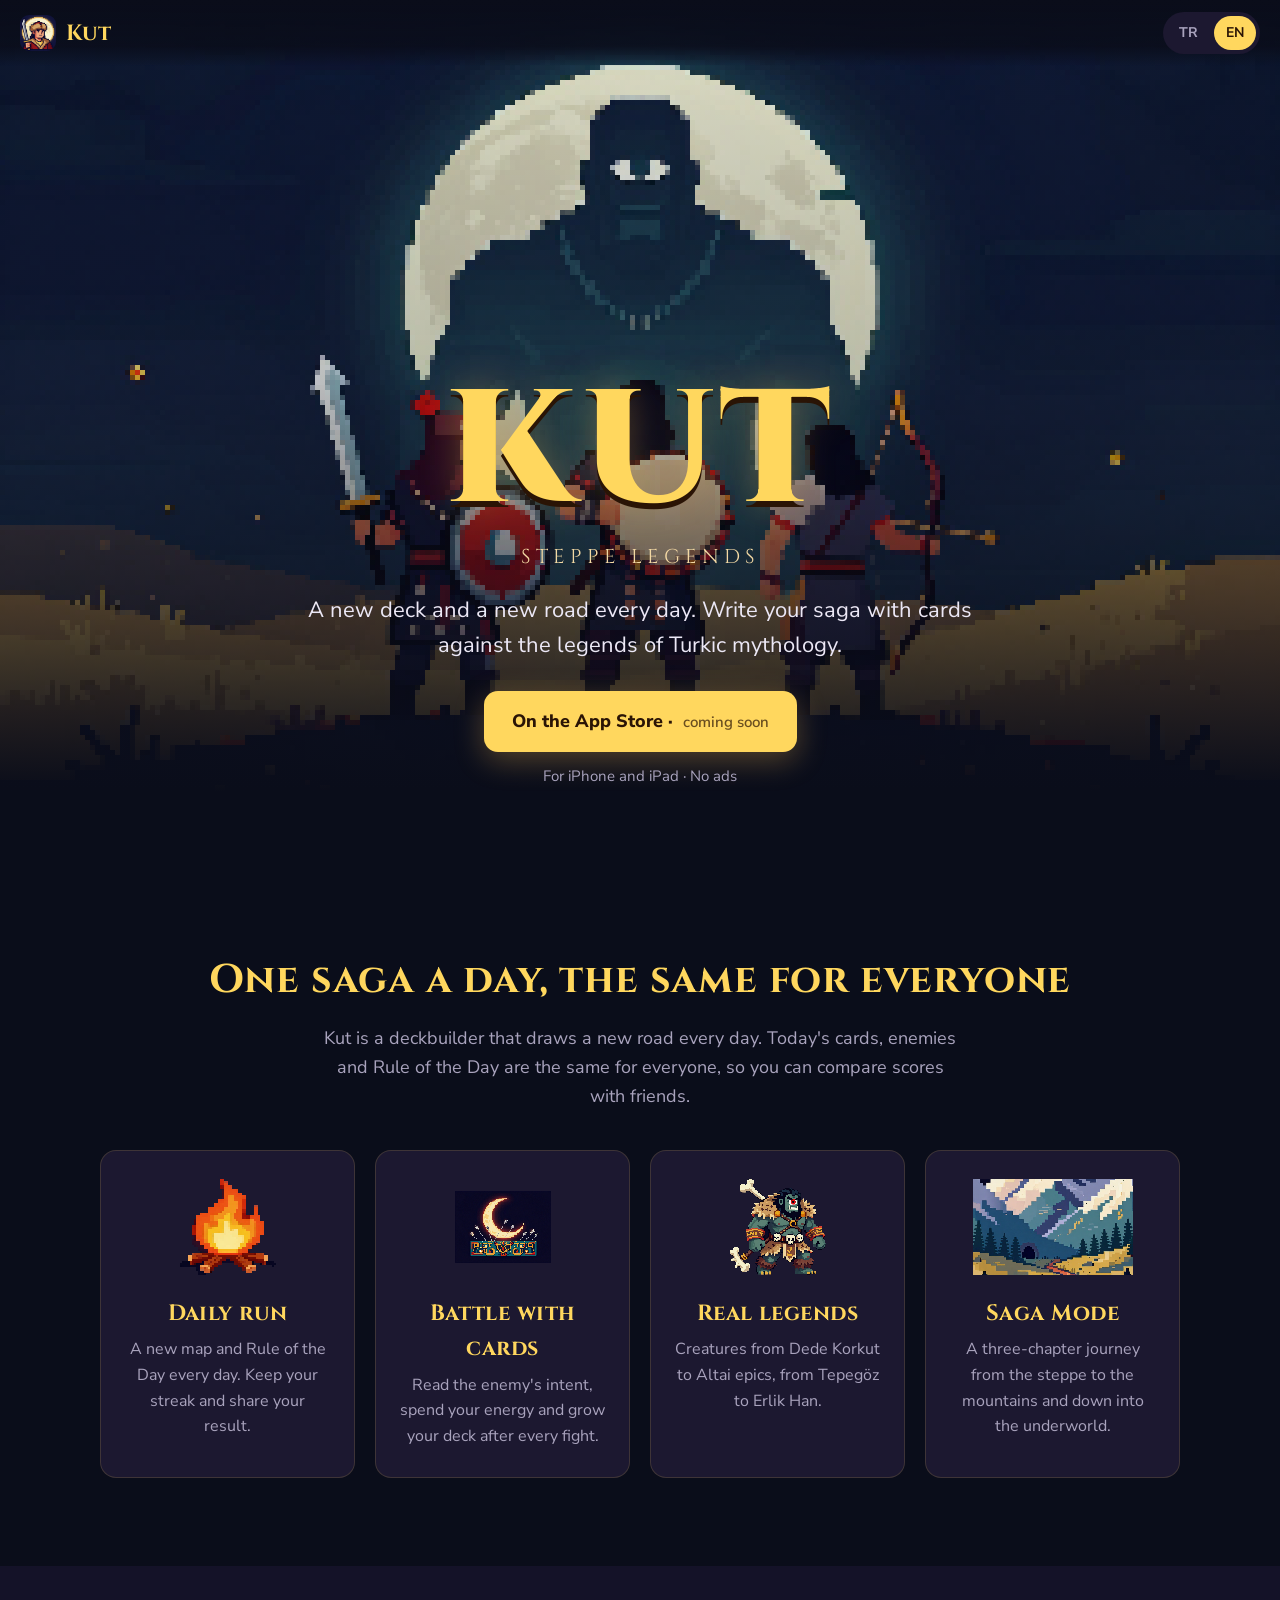
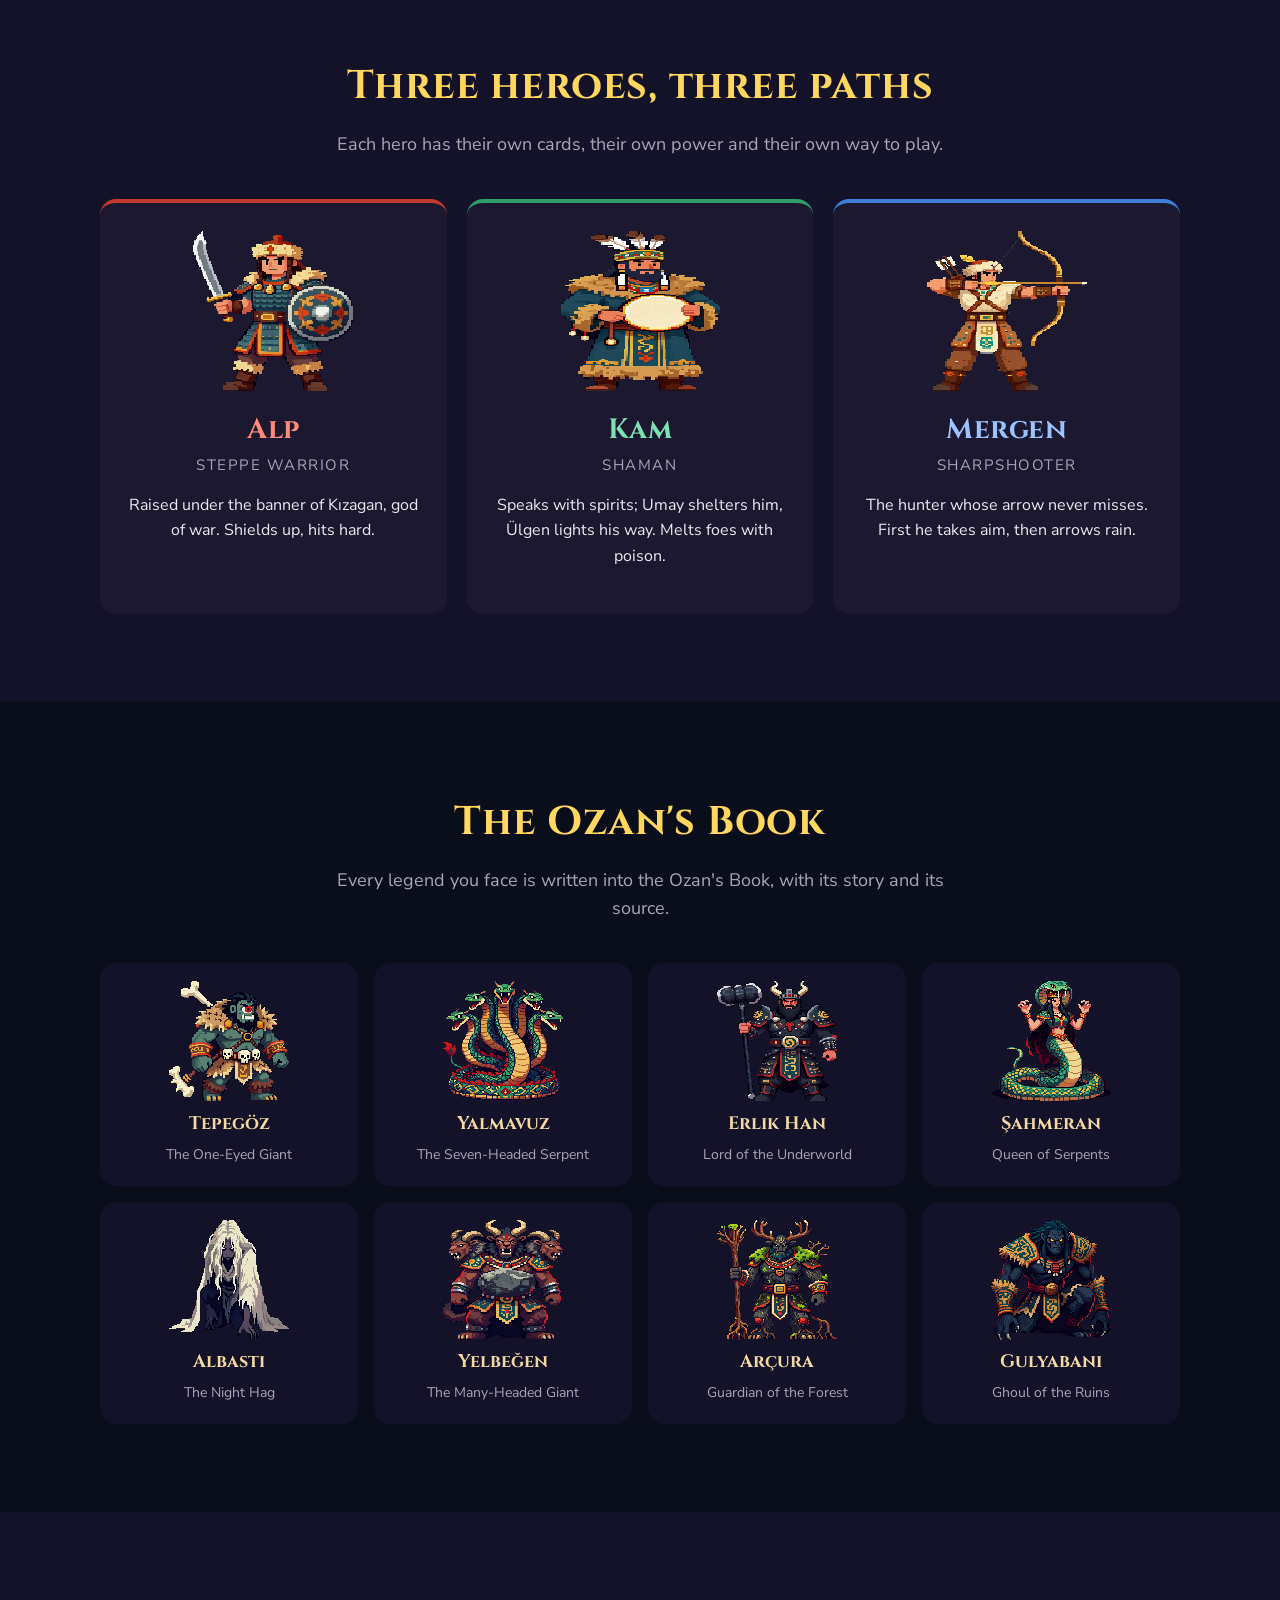
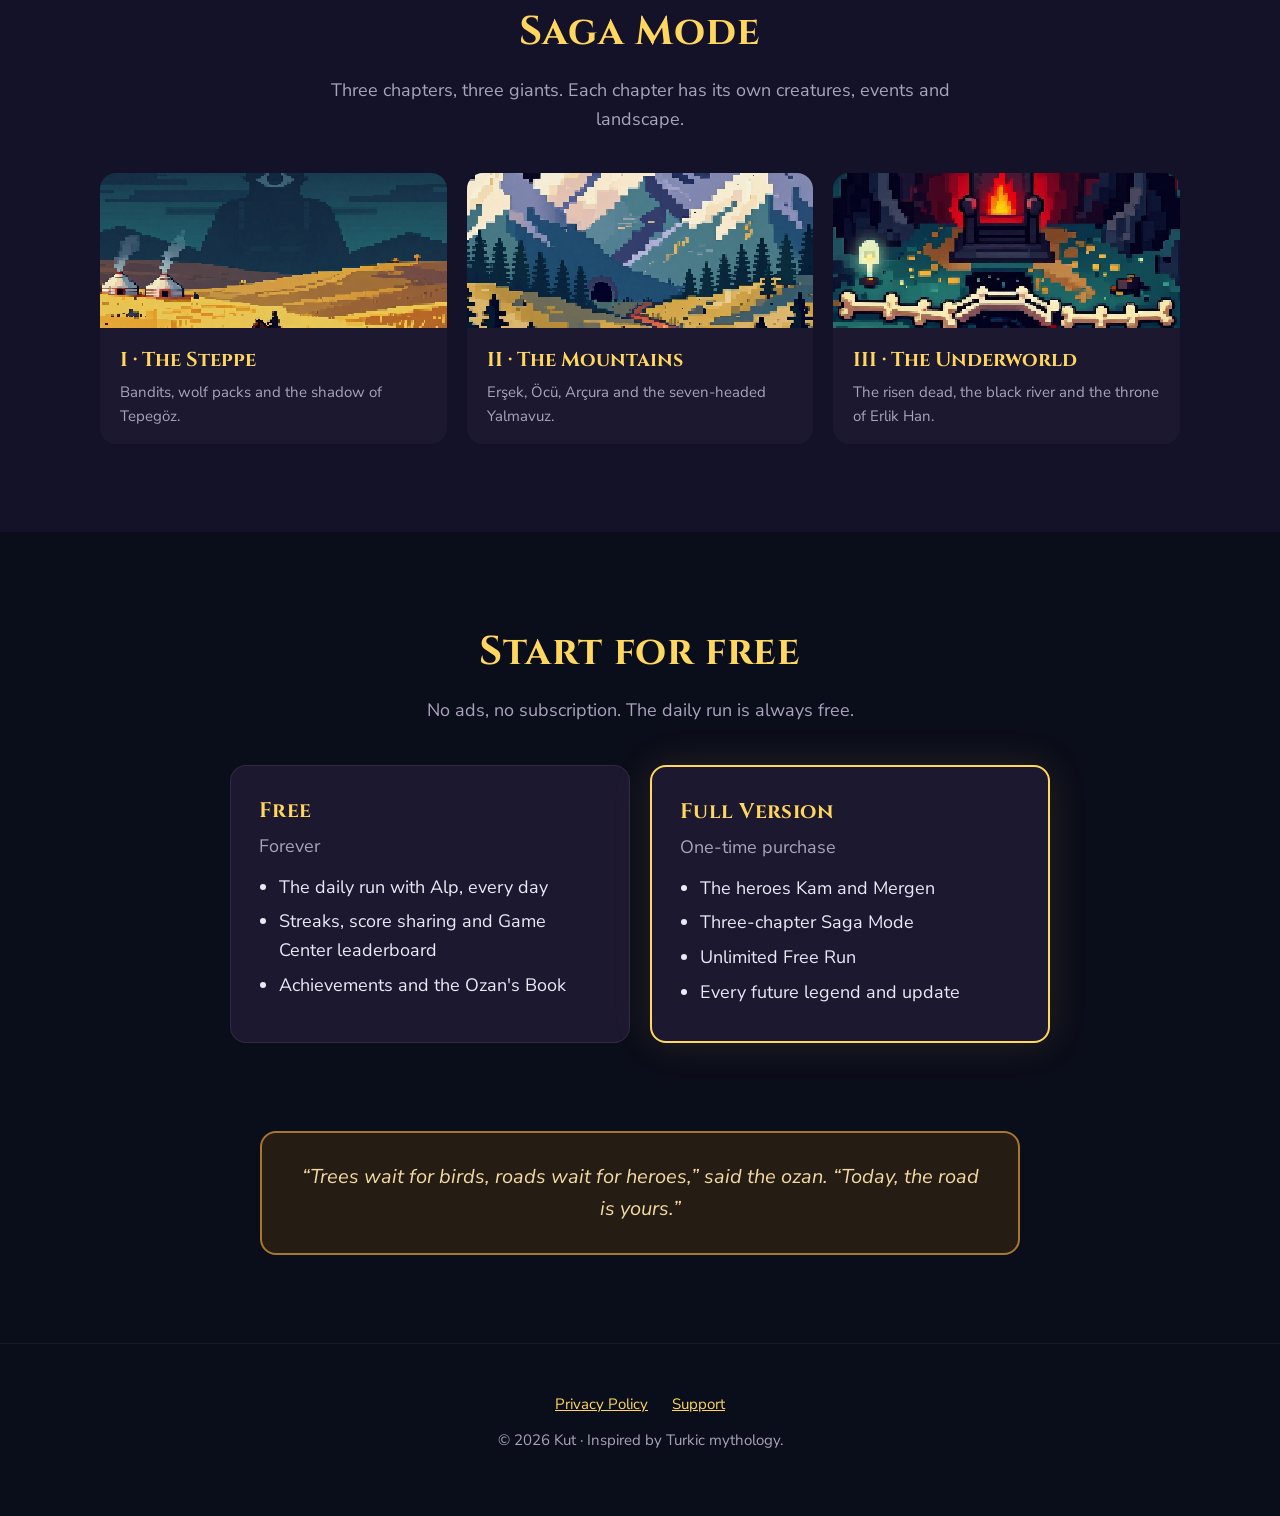
<file: index.html>
<!doctype html>
<html lang="tr">
<head>
  <meta charset="utf-8">
  <meta name="viewport" content="width=device-width, initial-scale=1">
  <title data-tr="Kut: Bozkır Efsaneleri · Günlük deste kurma oyunu" data-en="Kut: Steppe Legends · Daily roguelike deckbuilder">Kut: Bozkır Efsaneleri</title>
  <meta name="description" content="Türk mitolojisinden efsanelere karşı her gün yeni bir deste. Kut: Steppe Legends is a daily roguelike deckbuilder inspired by Turkic mythology.">
  <meta property="og:title" content="Kut: Bozkır Efsaneleri / Steppe Legends">
  <meta property="og:description" content="Her gün yeni bir deste, yeni bir yol. A new deck and a new road every day.">
  <meta property="og:image" content="assets/key_art.png">
  <meta name="theme-color" content="#0a0d1a">
  <link rel="icon" href="assets/favicon.png">
  <link rel="apple-touch-icon" href="assets/icon_256.png">
  <link rel="preconnect" href="https://fonts.googleapis.com">
  <link rel="preconnect" href="https://fonts.gstatic.com" crossorigin>
  <link href="https://fonts.googleapis.com/css2?family=Cinzel:wght@700;900&family=Nunito+Sans:wght@400;600;800&display=swap" rel="stylesheet">
  <link rel="stylesheet" href="style.css">
</head>
<body>

<header class="nav">
  <a class="brand" href="#"><img src="assets/icon_256.png" alt=""> Kut</a>
  <div class="lang" role="group" aria-label="Dil / Language">
    <button data-set="tr" aria-pressed="true">TR</button>
    <button data-set="en" aria-pressed="false">EN</button>
  </div>
</header>

<section class="hero">
  <img class="art px" src="assets/key_art.png" alt="">
  <div class="embers"></div>
  <div class="content">
    <h1 class="logo">KUT</h1>
    <div class="tagline" data-tr="BOZKIR EFSANELERİ" data-en="STEPPE LEGENDS">BOZKIR EFSANELERİ</div>
    <p class="sub" data-tr="Her gün yeni bir deste, yeni bir yol. Türk mitolojisinin efsanelerine karşı kartlarınla destanını yaz."
       data-en="A new deck and a new road every day. Write your saga with cards against the legends of Turkic mythology.">
      Her gün yeni bir deste, yeni bir yol.</p>
    <a class="cta" href="#plans" data-tr="App Store'da · <small>yakında</small>" data-en="On the App Store · <small>coming soon</small>">App Store'da · <small>yakında</small></a>
    <div class="note" data-tr="iPhone ve iPad için · Reklamsız" data-en="For iPhone and iPad · No ads">iPhone ve iPad için · Reklamsız</div>
  </div>
</section>

<section>
  <div class="wrap">
    <h2 data-tr="Her gün, herkes için aynı destan" data-en="One saga a day, the same for everyone">Her gün, herkes için aynı destan</h2>
    <p class="lead" data-tr="Kut, her gün yeni bir yol çizen bir deste kurma oyunu. Bugünün kartları, düşmanları ve Günün Kuralı herkes için aynı; skorunu arkadaşlarınla karşılaştır."
       data-en="Kut is a deckbuilder that draws a new road every day. Today's cards, enemies and Rule of the Day are the same for everyone, so you can compare scores with friends.">
      Kut, her gün yeni bir yol çizen bir deste kurma oyunu.</p>
    <div class="features">
      <div class="card"><img class="px" src="assets/flame.png" alt="">
        <h3 data-tr="Günlük koşu" data-en="Daily run">Günlük koşu</h3>
        <p data-tr="Her gün yeni bir harita ve Günün Kuralı. Serini koru, sonucunu paylaş." data-en="A new map and Rule of the Day every day. Keep your streak and share your result.">Her gün yeni bir harita.</p></div>
      <div class="card"><img class="px" src="assets/card_mergen_ay_oku.png" alt="">
        <h3 data-tr="Kartlarla savaş" data-en="Battle with cards">Kartlarla savaş</h3>
        <p data-tr="Düşmanın niyetini oku, enerjini harca, desteni her savaştan sonra güçlendir." data-en="Read the enemy's intent, spend your energy and grow your deck after every fight.">Düşmanın niyetini oku.</p></div>
      <div class="card"><img class="px" src="assets/enemy_tepegoz.png" alt="">
        <h3 data-tr="Gerçek efsaneler" data-en="Real legends">Gerçek efsaneler</h3>
        <p data-tr="Tepegöz'den Erlik Han'a, Dede Korkut'tan Altay destanlarına uzanan yaratıklar." data-en="Creatures from Dede Korkut to Altai epics, from Tepegöz to Erlik Han.">Tepegöz'den Erlik Han'a.</p></div>
      <div class="card"><img class="px" src="assets/act_1.png" alt="" style="width:160px;object-fit:cover">
        <h3 data-tr="Destan Modu" data-en="Saga Mode">Destan Modu</h3>
        <p data-tr="Bozkırdan dağlara, oradan yeraltına uzanan üç bölümlük uzun yolculuk." data-en="A three-chapter journey from the steppe to the mountains and down into the underworld.">Üç bölümlük yolculuk.</p></div>
    </div>
  </div>
</section>

<section style="background: var(--bg2)">
  <div class="wrap">
    <h2 data-tr="Üç kahraman, üç yol" data-en="Three heroes, three paths">Üç kahraman, üç yol</h2>
    <p class="lead" data-tr="Her kahramanın kendi kartları, kendi gücü ve kendi oyun tarzı var." data-en="Each hero has their own cards, their own power and their own way to play.">Her kahramanın kendi kartları var.</p>
    <div class="heroes">
      <div class="hero-card" style="--c:#c0392b;--c-light:#ff8a7a">
        <img class="px" src="assets/hero_alp.png" alt="Alp">
        <h3>Alp</h3><div class="role" data-tr="Bozkır yiğidi" data-en="Steppe warrior">Bozkır yiğidi</div>
        <p data-tr="Savaş tanrısı Kızagan'ın sancağı altında yetişti. Kalkanla korunur, ağır vurur." data-en="Raised under the banner of Kızagan, god of war. Shields up, hits hard.">Kalkanla korunur, ağır vurur.</p></div>
      <div class="hero-card" style="--c:#2e9e6b;--c-light:#7fe0b2">
        <img class="px" src="assets/hero_kam.png" alt="Kam">
        <h3>Kam</h3><div class="role" data-tr="Şaman" data-en="Shaman">Şaman</div>
        <p data-tr="Ruhlarla konuşur; Umay onu korur, Ülgen yolunu aydınlatır. Düşmanı zehirle eritir." data-en="Speaks with spirits; Umay shelters him, Ülgen lights his way. Melts foes with poison.">Düşmanı zehirle eritir.</p></div>
      <div class="hero-card" style="--c:#3d7fd9;--c-light:#9cc2ff">
        <img class="px" src="assets/hero_mergen.png" alt="Mergen">
        <h3>Mergen</h3><div class="role" data-tr="Usta okçu" data-en="Sharpshooter">Usta okçu</div>
        <p data-tr="Oku hiç boşa gitmeyen avcı. Önce nişan alır, sonra ok yağdırır." data-en="The hunter whose arrow never misses. First he takes aim, then arrows rain.">Önce nişan alır, sonra ok yağdırır.</p></div>
    </div>
  </div>
</section>

<section>
  <div class="wrap">
    <h2 data-tr="Ozan'ın Defteri" data-en="The Ozan's Book">Ozan'ın Defteri</h2>
    <p class="lead" data-tr="Karşılaştığın her efsane, hikâyesi ve kaynağıyla Ozan'ın Defteri'ne yazılır." data-en="Every legend you face is written into the Ozan's Book, with its story and its source.">Her efsane deftere yazılır.</p>
    <div class="legends">
      <div class="legend"><img class="px" src="assets/enemy_tepegoz.png" alt=""><b>Tepegöz</b><span data-tr="Tek Gözlü Dev" data-en="The One-Eyed Giant">Tek Gözlü Dev</span></div>
      <div class="legend"><img class="px" src="assets/enemy_yalmavuz.png" alt=""><b>Yalmavuz</b><span data-tr="Yedi Başlı Yılan" data-en="The Seven-Headed Serpent">Yedi Başlı Yılan</span></div>
      <div class="legend"><img class="px" src="assets/enemy_erlik_han.png" alt=""><b>Erlik Han</b><span data-tr="Yeraltının Hükümdarı" data-en="Lord of the Underworld">Yeraltının Hükümdarı</span></div>
      <div class="legend"><img class="px" src="assets/enemy_sahmeran.png" alt=""><b>Şahmeran</b><span data-tr="Yılanların Kraliçesi" data-en="Queen of Serpents">Yılanların Kraliçesi</span></div>
      <div class="legend"><img class="px" src="assets/enemy_albasti.png" alt=""><b>Albastı</b><span data-tr="Gece Hortlağı" data-en="The Night Hag">Gece Hortlağı</span></div>
      <div class="legend"><img class="px" src="assets/enemy_yelbegen.png" alt=""><b>Yelbeğen</b><span data-tr="Çok Başlı Dev" data-en="The Many-Headed Giant">Çok Başlı Dev</span></div>
      <div class="legend"><img class="px" src="assets/enemy_arcura.png" alt=""><b>Arçura</b><span data-tr="Ormanın Bekçisi" data-en="Guardian of the Forest">Ormanın Bekçisi</span></div>
      <div class="legend"><img class="px" src="assets/enemy_gulyabani.png" alt=""><b>Gulyabani</b><span data-tr="Viranelerin Yiyicisi" data-en="Ghoul of the Ruins">Viranelerin Yiyicisi</span></div>
    </div>
  </div>
</section>

<section style="background: var(--bg2)">
  <div class="wrap">
    <h2 data-tr="Destan Modu" data-en="Saga Mode">Destan Modu</h2>
    <p class="lead" data-tr="Üç bölüm, üç dev. Her bölümün kendi yaratıkları, olayları ve manzarası var." data-en="Three chapters, three giants. Each chapter has its own creatures, events and landscape.">Üç bölüm, üç dev.</p>
    <div class="acts">
      <div class="act"><img class="px" src="assets/act_0.png" alt=""><div><b data-tr="I · Bozkır" data-en="I · The Steppe">I · Bozkır</b><p data-tr="Haydutlar, kurt sürüleri ve Tepegöz'ün gölgesi." data-en="Bandits, wolf packs and the shadow of Tepegöz.">Haydutlar ve Tepegöz'ün gölgesi.</p></div></div>
      <div class="act"><img class="px" src="assets/act_1.png" alt=""><div><b data-tr="II · Dağlar" data-en="II · The Mountains">II · Dağlar</b><p data-tr="Erşek, Öcü, Arçura ve yedi başlı Yalmavuz." data-en="Erşek, Öcü, Arçura and the seven-headed Yalmavuz.">Erşek, Öcü ve Yalmavuz.</p></div></div>
      <div class="act"><img class="px" src="assets/act_2.png" alt=""><div><b data-tr="III · Yeraltı" data-en="III · The Underworld">III · Yeraltı</b><p data-tr="Hortlaklar, kara ırmak ve Erlik Han'ın tahtı." data-en="The risen dead, the black river and the throne of Erlik Han.">Hortlaklar ve Erlik Han.</p></div></div>
    </div>
  </div>
</section>

<section id="plans">
  <div class="wrap">
    <h2 data-tr="Ücretsiz başla" data-en="Start for free">Ücretsiz başla</h2>
    <p class="lead" data-tr="Reklam yok, abonelik yok. Günlük koşu her zaman ücretsiz." data-en="No ads, no subscription. The daily run is always free.">Reklam yok, abonelik yok.</p>
    <div class="plans">
      <div class="plan">
        <h3 data-tr="Ücretsiz" data-en="Free">Ücretsiz</h3>
        <div class="price" data-tr="Sonsuza kadar" data-en="Forever">Sonsuza kadar</div>
        <ul>
          <li data-tr="Alp ile her gün günlük koşu" data-en="The daily run with Alp, every day">Alp ile her gün günlük koşu</li>
          <li data-tr="Seri, skor paylaşımı ve Game Center sıralaması" data-en="Streaks, score sharing and Game Center leaderboard">Seri ve sıralama</li>
          <li data-tr="Başarımlar ve Ozan'ın Defteri" data-en="Achievements and the Ozan's Book">Başarımlar</li>
        </ul>
      </div>
      <div class="plan full">
        <h3 data-tr="Tam Sürüm" data-en="Full Version">Tam Sürüm</h3>
        <div class="price" data-tr="Tek seferlik satın alma" data-en="One-time purchase">Tek seferlik satın alma</div>
        <ul>
          <li data-tr="Kam ve Mergen kahramanları" data-en="The heroes Kam and Mergen">Kam ve Mergen</li>
          <li data-tr="Üç bölümlük Destan Modu" data-en="Three-chapter Saga Mode">Destan Modu</li>
          <li data-tr="Sınırsız Serbest Koşu" data-en="Unlimited Free Run">Serbest Koşu</li>
          <li data-tr="Gelecekteki tüm efsaneler ve güncellemeler" data-en="Every future legend and update">Gelecek içerik</li>
        </ul>
      </div>
    </div>
  </div>
</section>

<section style="padding-top: 0">
  <div class="quote" data-tr="“Ağaçlar kuşu, yollar yiğidi bekler,” dedi ozan. “Bugün yol senin.”" data-en="“Trees wait for birds, roads wait for heroes,” said the ozan. “Today, the road is yours.”">“Ağaçlar kuşu, yollar yiğidi bekler,” dedi ozan. “Bugün yol senin.”</div>
</section>

<footer>
  <nav>
    <a href="privacy.html" data-tr="Gizlilik Politikası" data-en="Privacy Policy">Gizlilik Politikası</a>
    <a href="support.html" data-tr="Destek" data-en="Support">Destek</a>
  </nav>
  <div>© 2026 Kut · <span data-tr="Türk mitolojisinden esinlenilmiştir." data-en="Inspired by Turkic mythology.">Türk mitolojisinden esinlenilmiştir.</span></div>
</footer>

<script src="main.js"></script>
</body>
</html>
</file>
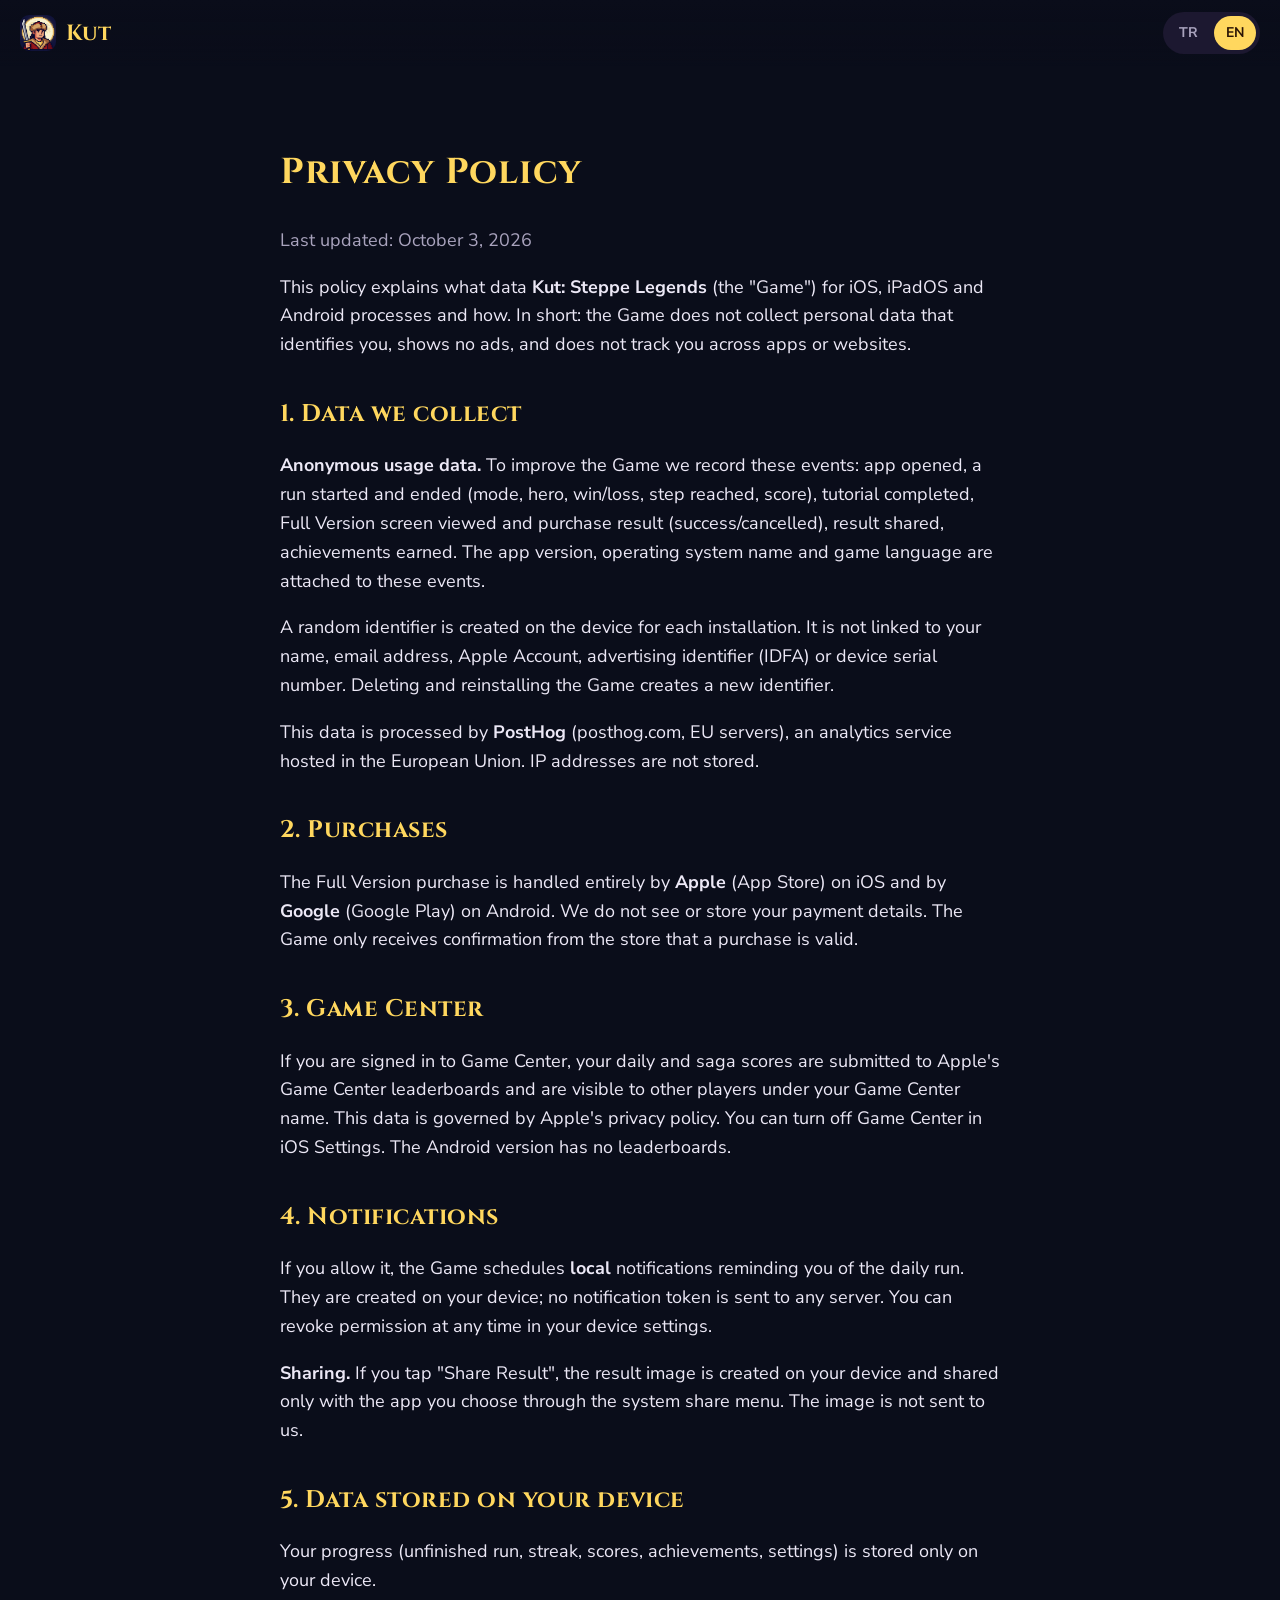
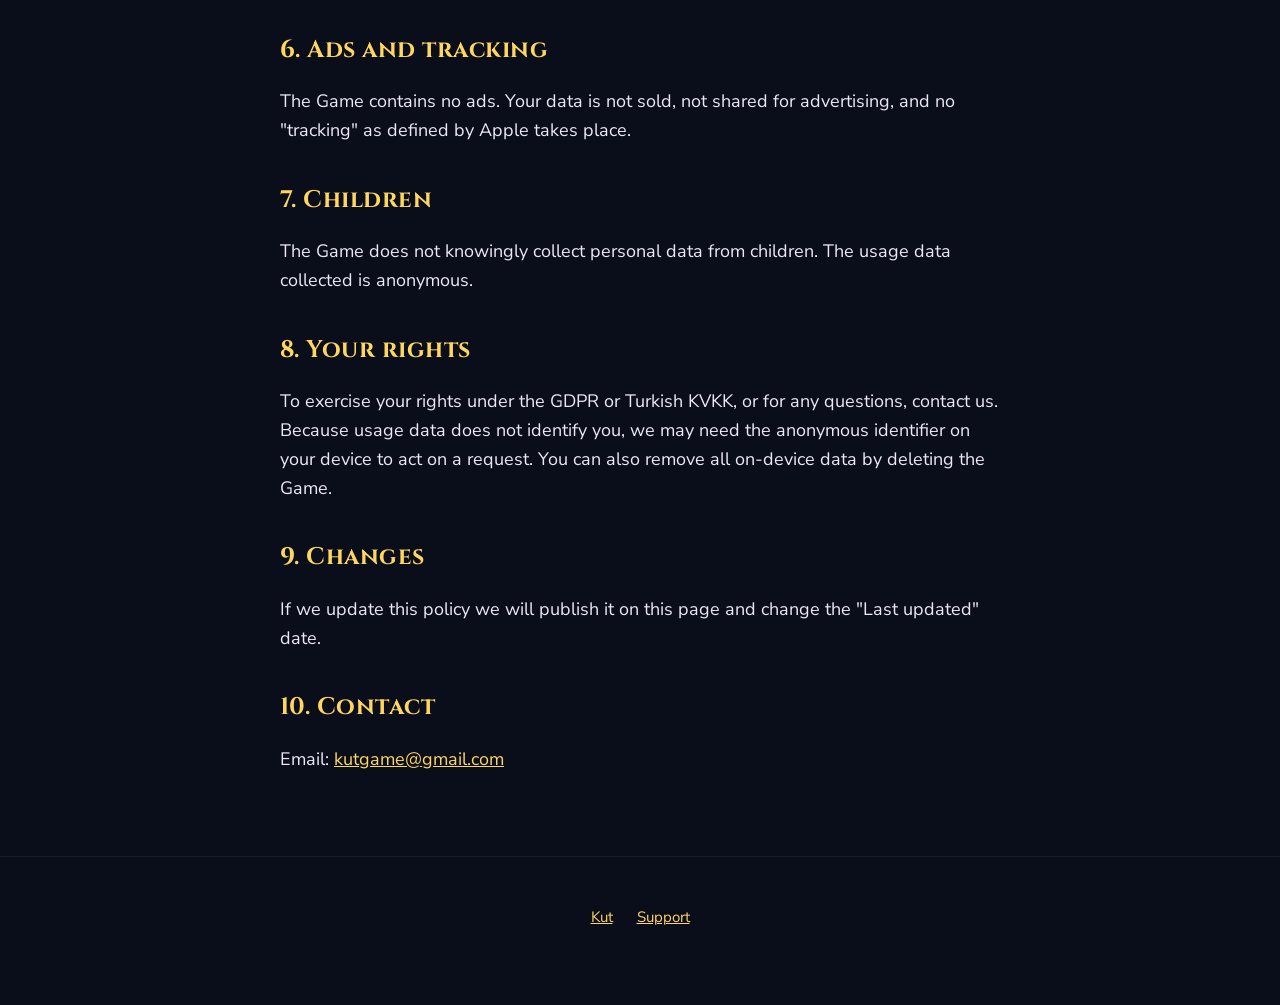
<file: privacy.html>
<!doctype html>
<html lang="tr">
<head>
  <meta charset="utf-8">
  <meta name="viewport" content="width=device-width, initial-scale=1">
  <title data-tr="Gizlilik Politikası · Kut" data-en="Privacy Policy · Kut">Gizlilik Politikası · Kut</title>
  <meta name="theme-color" content="#0a0d1a">
  <link rel="icon" href="assets/favicon.png">
  <link href="https://fonts.googleapis.com/css2?family=Cinzel:wght@700;900&family=Nunito+Sans:wght@400;600;800&display=swap" rel="stylesheet">
  <link rel="stylesheet" href="style.css">
</head>
<body>
<header class="nav">
  <a class="brand" href="index.html"><img src="assets/icon_256.png" alt=""> Kut</a>
  <div class="lang" role="group" aria-label="Dil / Language">
    <button data-set="tr" aria-pressed="true">TR</button>
    <button data-set="en" aria-pressed="false">EN</button>
  </div>
</header>

<main class="doc">

<div data-lang-show="tr">
  <h1>Gizlilik Politikası</h1>
  <p class="updated">Son güncelleme: 3 Ekim 2026</p>
  <p>Bu politika, iOS, iPadOS ve Android için yayımlanan <b>Kut: Bozkır Efsaneleri</b> oyununun ("Oyun") hangi verileri nasıl işlediğini açıklar. Kısaca: Oyun sizi tanımlayan kişisel veri toplamaz, reklam göstermez ve sizi uygulamalar ya da web siteleri arasında izlemez.</p>

  <h2>1. Toplanan veriler</h2>
  <p><b>Anonim kullanım verileri.</b> Oyunu geliştirmek için şu olayları kaydederiz: uygulamanın açılması, bir koşunun başlaması ve bitmesi (mod, kahraman, kazanma/kaybetme, ulaşılan adım, skor), öğreticinin tamamlanması, Tam Sürüm ekranının görüntülenmesi ve satın alma sonucu (başarılı/iptal), sonucun paylaşılması, kazanılan başarımlar. Bu olaylara uygulama sürümü, işletim sistemi adı ve oyun dili eklenir.</p>
  <p>Her kurulumda cihazda rastgele bir kimlik oluşturulur. Bu kimlik adınız, e-posta adresiniz, Apple hesabınız, reklam kimliğiniz (IDFA) ya da cihazınızın seri numarasıyla ilişkilendirilmez. Oyunu silip yeniden kurduğunuzda yeni bir kimlik oluşur.</p>
  <p>Bu veriler, Avrupa Birliği'nde barındırılan analiz hizmeti <b>PostHog</b> (posthog.com, AB sunucuları) aracılığıyla işlenir. IP adresleri saklanmaz.</p>

  <h2>2. Satın almalar</h2>
  <p>Tam Sürüm satın alımı tamamen iOS'ta <b>Apple</b> (App Store), Android'de <b>Google</b> (Google Play) tarafından yürütülür. Ödeme bilgilerinizi görmeyiz ve saklamayız. Oyun yalnızca mağazadan satın almanın geçerli olup olmadığı bilgisini alır.</p>

  <h2>3. Game Center</h2>
  <p>Game Center'a giriş yaptıysanız, günlük ve destan skorlarınız Apple'ın Game Center liderlik tablolarına gönderilir ve Game Center adınızla diğer oyunculara görünür. Bu veriler Apple'ın gizlilik politikasına tabidir. Game Center'ı iOS Ayarları'ndan kapatabilirsiniz. Android sürümünde liderlik tablosu yoktur.</p>

  <h2>4. Bildirimler</h2>
  <p>İzin verirseniz Oyun, günlük koşuyu hatırlatan <b>yerel</b> bildirimler kurar. Bunlar cihazınızda oluşturulur; herhangi bir sunucuya bildirim kimliği gönderilmez. İzni cihaz ayarlarından istediğiniz zaman kaldırabilirsiniz.</p>
  <p><b>Paylaşım.</b> "Sonucu Paylaş" düğmesine basarsanız sonuç görseli cihazınızda oluşturulur ve yalnızca sizin seçtiğiniz uygulamayla, cihazın paylaşım menüsü üzerinden paylaşılır. Görsel bize gönderilmez.</p>

  <h2>5. Cihazda saklanan veriler</h2>
  <p>Oyun ilerlemeniz (yarım kalan koşu, seri, skorlar, başarımlar, ayarlar) yalnızca cihazınızda saklanır.</p>

  <h2>6. Reklam ve izleme</h2>
  <p>Oyunda reklam yoktur. Verileriniz üçüncü taraflara satılmaz, reklam amacıyla paylaşılmaz ve Apple'ın tanımıyla "izleme" yapılmaz.</p>

  <h2>7. Çocuklar</h2>
  <p>Oyun çocuklardan bilerek kişisel veri toplamaz. Toplanan kullanım verileri anonimdir.</p>

  <h2>8. Haklarınız</h2>
  <p>KVKK ve GDPR kapsamındaki haklarınızı kullanmak ya da sorularınız için bize yazabilirsiniz. Kullanım verileri sizi tanımlamadığı için, talebinizi değerlendirebilmemiz adına cihazınızdaki anonim kimliğe ihtiyaç duyabiliriz. Ayrıca oyunu silerek cihazdaki tüm verileri kaldırabilirsiniz.</p>

  <h2>9. Değişiklikler</h2>
  <p>Bu politikayı güncellersek bu sayfada yayımlarız ve "Son güncelleme" tarihini değiştiririz.</p>

  <h2>10. İletişim</h2>
  <p>E-posta: <a href="mailto:kutgame@gmail.com">kutgame@gmail.com</a></p>
</div>

<div data-lang-show="en">
  <h1>Privacy Policy</h1>
  <p class="updated">Last updated: October 3, 2026</p>
  <p>This policy explains what data <b>Kut: Steppe Legends</b> (the "Game") for iOS, iPadOS and Android processes and how. In short: the Game does not collect personal data that identifies you, shows no ads, and does not track you across apps or websites.</p>

  <h2>1. Data we collect</h2>
  <p><b>Anonymous usage data.</b> To improve the Game we record these events: app opened, a run started and ended (mode, hero, win/loss, step reached, score), tutorial completed, Full Version screen viewed and purchase result (success/cancelled), result shared, achievements earned. The app version, operating system name and game language are attached to these events.</p>
  <p>A random identifier is created on the device for each installation. It is not linked to your name, email address, Apple Account, advertising identifier (IDFA) or device serial number. Deleting and reinstalling the Game creates a new identifier.</p>
  <p>This data is processed by <b>PostHog</b> (posthog.com, EU servers), an analytics service hosted in the European Union. IP addresses are not stored.</p>

  <h2>2. Purchases</h2>
  <p>The Full Version purchase is handled entirely by <b>Apple</b> (App Store) on iOS and by <b>Google</b> (Google Play) on Android. We do not see or store your payment details. The Game only receives confirmation from the store that a purchase is valid.</p>

  <h2>3. Game Center</h2>
  <p>If you are signed in to Game Center, your daily and saga scores are submitted to Apple's Game Center leaderboards and are visible to other players under your Game Center name. This data is governed by Apple's privacy policy. You can turn off Game Center in iOS Settings. The Android version has no leaderboards.</p>

  <h2>4. Notifications</h2>
  <p>If you allow it, the Game schedules <b>local</b> notifications reminding you of the daily run. They are created on your device; no notification token is sent to any server. You can revoke permission at any time in your device settings.</p>
  <p><b>Sharing.</b> If you tap "Share Result", the result image is created on your device and shared only with the app you choose through the system share menu. The image is not sent to us.</p>

  <h2>5. Data stored on your device</h2>
  <p>Your progress (unfinished run, streak, scores, achievements, settings) is stored only on your device.</p>

  <h2>6. Ads and tracking</h2>
  <p>The Game contains no ads. Your data is not sold, not shared for advertising, and no "tracking" as defined by Apple takes place.</p>

  <h2>7. Children</h2>
  <p>The Game does not knowingly collect personal data from children. The usage data collected is anonymous.</p>

  <h2>8. Your rights</h2>
  <p>To exercise your rights under the GDPR or Turkish KVKK, or for any questions, contact us. Because usage data does not identify you, we may need the anonymous identifier on your device to act on a request. You can also remove all on-device data by deleting the Game.</p>

  <h2>9. Changes</h2>
  <p>If we update this policy we will publish it on this page and change the "Last updated" date.</p>

  <h2>10. Contact</h2>
  <p>Email: <a href="mailto:kutgame@gmail.com">kutgame@gmail.com</a></p>
</div>

</main>
<footer><nav><a href="index.html">Kut</a><a href="support.html" data-tr="Destek" data-en="Support">Destek</a></nav></footer>
<script src="main.js"></script>
</body>
</html>
</file>
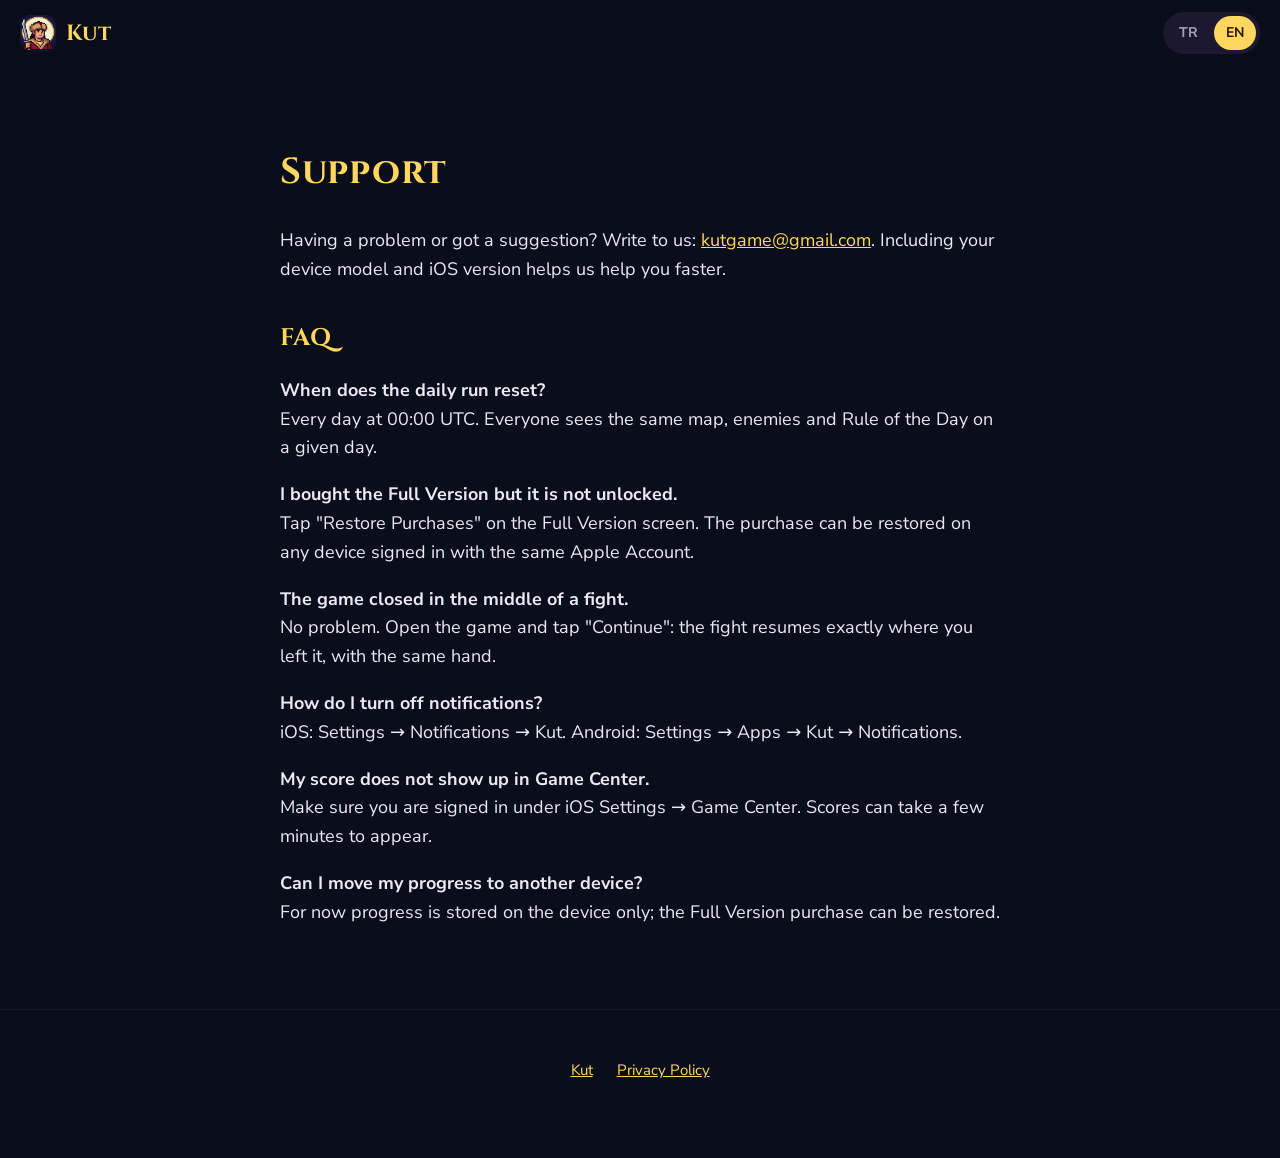
<file: support.html>
<!doctype html>
<html lang="tr">
<head>
  <meta charset="utf-8">
  <meta name="viewport" content="width=device-width, initial-scale=1">
  <title data-tr="Destek · Kut" data-en="Support · Kut">Destek · Kut</title>
  <meta name="theme-color" content="#0a0d1a">
  <link rel="icon" href="assets/favicon.png">
  <link href="https://fonts.googleapis.com/css2?family=Cinzel:wght@700;900&family=Nunito+Sans:wght@400;600;800&display=swap" rel="stylesheet">
  <link rel="stylesheet" href="style.css">
</head>
<body>
<header class="nav">
  <a class="brand" href="index.html"><img src="assets/icon_256.png" alt=""> Kut</a>
  <div class="lang" role="group" aria-label="Dil / Language">
    <button data-set="tr" aria-pressed="true">TR</button>
    <button data-set="en" aria-pressed="false">EN</button>
  </div>
</header>

<main class="doc">

<div data-lang-show="tr">
  <h1>Destek</h1>
  <p>Bir sorun mu yaşadın ya da bir önerin mi var? Bize yaz: <a href="mailto:kutgame@gmail.com">kutgame@gmail.com</a>. Yazarken cihaz modelini ve iOS sürümünü eklersen daha hızlı yardımcı olabiliriz.</p>

  <h2>Sık sorulanlar</h2>
  <p><b>Günlük koşu ne zaman yenilenir?</b><br>Her gün 00:00 UTC'de (Türkiye saatiyle 03:00). O gün herkes aynı haritayı, düşmanları ve Günün Kuralı'nı görür.</p>
  <p><b>Tam Sürüm'ü satın aldım ama açılmadı.</b><br>Tam Sürüm ekranında "Satın Alımları Geri Yükle"ye dokun. Satın alma aynı Apple hesabına bağlı her cihazda geri yüklenebilir.</p>
  <p><b>Savaşın ortasında oyun kapandı.</b><br>Sorun değil. Oyunu açınca "Devam Et" ile savaş kaldığın yerden, aynı elle sürer.</p>
  <p><b>Bildirimleri nasıl kapatırım?</b><br>iOS: Ayarlar → Bildirimler → Kut. Android: Ayarlar → Uygulamalar → Kut → Bildirimler.</p>
  <p><b>Skorum Game Center'da görünmüyor.</b><br>iOS Ayarlar → Game Center'da giriş yaptığından emin ol. Skorlar birkaç dakika gecikmeyle görünebilir.</p>
  <p><b>İlerlemem başka cihaza taşınır mı?</b><br>Şimdilik ilerleme yalnızca cihazda saklanıyor; Tam Sürüm satın alımı ise geri yüklenebilir.</p>
</div>

<div data-lang-show="en">
  <h1>Support</h1>
  <p>Having a problem or got a suggestion? Write to us: <a href="mailto:kutgame@gmail.com">kutgame@gmail.com</a>. Including your device model and iOS version helps us help you faster.</p>

  <h2>FAQ</h2>
  <p><b>When does the daily run reset?</b><br>Every day at 00:00 UTC. Everyone sees the same map, enemies and Rule of the Day on a given day.</p>
  <p><b>I bought the Full Version but it is not unlocked.</b><br>Tap "Restore Purchases" on the Full Version screen. The purchase can be restored on any device signed in with the same Apple Account.</p>
  <p><b>The game closed in the middle of a fight.</b><br>No problem. Open the game and tap "Continue": the fight resumes exactly where you left it, with the same hand.</p>
  <p><b>How do I turn off notifications?</b><br>iOS: Settings → Notifications → Kut. Android: Settings → Apps → Kut → Notifications.</p>
  <p><b>My score does not show up in Game Center.</b><br>Make sure you are signed in under iOS Settings → Game Center. Scores can take a few minutes to appear.</p>
  <p><b>Can I move my progress to another device?</b><br>For now progress is stored on the device only; the Full Version purchase can be restored.</p>
</div>

</main>
<footer><nav><a href="index.html">Kut</a><a href="privacy.html" data-tr="Gizlilik Politikası" data-en="Privacy Policy">Gizlilik Politikası</a></nav></footer>
<script src="main.js"></script>
</body>
</html>
</file>
<file: style.css>
/* Kut tanıtım sayfası: gece mavisi, altın, piksel görseller */
:root {
  --bg: #0a0d1a;
  --bg2: #141228;
  --panel: #1c1830;
  --gold: #ffd75e;
  --gold-dim: #a8772b;
  --cream: #f3d9a4;
  --text: #ece8f6;
  --muted: #a9a3bd;
  --crimson: #c0392b;
  --teal: #2e9e6b;
  --blue: #3d7fd9;
  --radius: 16px;
  --max: 1080px;
}
* { box-sizing: border-box; }
html { scroll-behavior: smooth; }
body {
  margin: 0;
  background: var(--bg);
  color: var(--text);
  font-family: "Nunito Sans", system-ui, -apple-system, sans-serif;
  font-size: 18px;
  line-height: 1.6;
}
img.px { image-rendering: pixelated; }
a { color: var(--gold); }
h1, h2, h3, .logo { font-family: "Cinzel", Georgia, serif; letter-spacing: .02em; }
h2 { font-size: clamp(28px, 4vw, 40px); color: var(--gold); margin: 0 0 12px; text-align: center; }
.lead { color: var(--muted); text-align: center; max-width: 640px; margin: 0 auto 40px; }
section { padding: 88px 20px; }
.wrap { max-width: var(--max); margin: 0 auto; }

/* Üst çubuk */
.nav {
  position: fixed; inset: 0 0 auto 0; z-index: 10;
  display: flex; align-items: center; justify-content: space-between;
  padding: 12px 20px;
  background: linear-gradient(var(--bg) 0%, rgba(10,13,26,.85) 70%, transparent);
}
.nav .brand { display: flex; align-items: center; gap: 10px; color: var(--gold); text-decoration: none; font-family: "Cinzel", serif; font-weight: 700; font-size: 22px; }
.nav .brand img { width: 36px; height: 36px; border-radius: 9px; }
.lang { display: flex; gap: 4px; background: var(--panel); border-radius: 999px; padding: 4px; }
.lang button {
  border: 0; background: none; color: var(--muted); font: inherit; font-size: 14px; font-weight: 700;
  padding: 6px 12px; border-radius: 999px; cursor: pointer;
}
.lang button[aria-pressed="true"] { background: var(--gold); color: #2a1405; }

/* Giriş */
.hero {
  position: relative; min-height: min(100svh, 860px); display: flex; align-items: flex-end; justify-content: center;
  padding: 120px 20px 72px; text-align: center; overflow: hidden;
}
.hero .art {
  position: absolute; inset: 0; width: 100%; height: 100%; object-fit: cover; object-position: 50% 30%;
  animation: breathe 9s ease-in-out infinite alternate;
}
.hero::after {
  content: ""; position: absolute; inset: 0;
  background: linear-gradient(180deg, rgba(10,13,26,.1) 0%, rgba(10,13,26,.25) 45%, var(--bg) 92%);
}
.hero .content { position: relative; z-index: 1; max-width: 720px; }
.logo {
  font-size: clamp(88px, 16vw, 160px); line-height: 1; margin: 0; color: var(--gold); font-weight: 900;
  text-shadow: 0 6px 0 #2a1405, 0 0 40px rgba(255,190,80,.35);
}
.tagline { font-family: "Cinzel", serif; color: var(--cream); letter-spacing: .25em; font-size: clamp(14px, 2.2vw, 20px); margin: 8px 0 20px; }
.hero p.sub { font-size: clamp(18px, 2.4vw, 22px); color: var(--text); margin: 0 0 28px; }
@keyframes breathe { from { transform: scale(1); } to { transform: scale(1.06); } }

.cta {
  display: inline-flex; align-items: center; gap: 10px;
  background: var(--gold); color: #2a1405; text-decoration: none; font-weight: 800;
  padding: 16px 28px; border-radius: 14px; box-shadow: 0 8px 30px rgba(255,190,80,.3);
  transition: transform .15s ease;
}
.cta:hover { transform: translateY(-2px); }
.cta small { font-weight: 600; opacity: .7; }
.note { color: var(--muted); font-size: 15px; margin-top: 12px; }

/* Kıvılcımlar */
.embers { position: absolute; inset: 0; z-index: 1; pointer-events: none; }
.embers i {
  position: absolute; bottom: -10px; width: 5px; height: 5px; background: var(--gold); opacity: 0;
  animation: rise linear infinite;
}
@keyframes rise {
  0% { transform: translateY(0); opacity: 0; }
  10% { opacity: .9; }
  100% { transform: translateY(-80vh) translateX(20px); opacity: 0; }
}

/* Özellikler */
.features { display: grid; grid-template-columns: repeat(auto-fit, minmax(240px, 1fr)); gap: 20px; }
.card {
  background: var(--panel); border: 1px solid rgba(255,215,94,.15); border-radius: var(--radius);
  padding: 28px 24px; text-align: center;
}
.card img { width: 96px; height: 96px; object-fit: contain; }
.card h3 { color: var(--gold); margin: 12px 0 6px; font-size: 22px; }
.card p { margin: 0; color: var(--muted); font-size: 16px; }

/* Kahramanlar */
.heroes { display: grid; grid-template-columns: repeat(auto-fit, minmax(260px, 1fr)); gap: 20px; }
.hero-card { border-radius: var(--radius); padding: 28px 24px; text-align: center; background: var(--panel); border-top: 4px solid var(--c); }
.hero-card img { width: 160px; height: 160px; }
.hero-card h3 { margin: 8px 0 0; font-size: 28px; color: var(--c-light); }
.hero-card .role { color: var(--muted); font-size: 15px; letter-spacing: .1em; text-transform: uppercase; }
.hero-card p { color: var(--text); font-size: 16px; }

/* Efsaneler */
.legends { display: grid; grid-template-columns: repeat(4, 1fr); gap: 16px; }
@media (max-width: 700px) { .legends { grid-template-columns: repeat(2, 1fr); } }
.legend { text-align: center; background: var(--bg2); border-radius: var(--radius); padding: 18px 10px; }
.legend img { width: 120px; height: 120px; }
.legend b { display: block; color: var(--cream); font-family: "Cinzel", serif; }
.legend span { color: var(--muted); font-size: 14px; }

/* Bölümler */
.acts { display: grid; grid-template-columns: repeat(auto-fit, minmax(280px, 1fr)); gap: 20px; }
.act { border-radius: var(--radius); overflow: hidden; background: var(--panel); }
.act img { width: 100%; aspect-ratio: 2.24; object-fit: cover; display: block; }
.act div { padding: 16px 20px; }
.act b { color: var(--gold); font-family: "Cinzel", serif; font-size: 20px; }
.act p { margin: 4px 0 0; color: var(--muted); font-size: 15px; }

/* Ücretsiz / Tam Sürüm */
.plans { display: grid; grid-template-columns: repeat(auto-fit, minmax(280px, 1fr)); gap: 20px; max-width: 820px; margin: 0 auto; }
.plan { background: var(--panel); border-radius: var(--radius); padding: 28px; border: 1px solid rgba(255,255,255,.08); }
.plan.full { border: 2px solid var(--gold); box-shadow: 0 0 40px rgba(255,190,80,.12); }
.plan h3 { margin: 0 0 4px; color: var(--gold); }
.plan .price { color: var(--muted); margin-bottom: 12px; }
.plan ul { margin: 0; padding-left: 20px; }
.plan li { margin: 6px 0; }

/* Ozan alıntısı */
.quote {
  max-width: 760px; margin: 0 auto; background: #2a1f14d8; border: 2px solid var(--gold-dim); border-radius: var(--radius);
  padding: 28px 32px; color: var(--cream); font-size: 20px; text-align: center; font-style: italic;
}

/* Alt bilgi */
footer { padding: 48px 20px 64px; text-align: center; color: var(--muted); font-size: 15px; border-top: 1px solid rgba(255,255,255,.06); }
footer nav { display: flex; gap: 24px; justify-content: center; flex-wrap: wrap; margin-bottom: 12px; }

/* Yazı sayfaları (gizlilik, destek) */
.doc { max-width: 760px; margin: 0 auto; padding: 120px 20px 64px; }
.doc h1 { color: var(--gold); font-size: 36px; }
.doc h2 { text-align: left; font-size: 24px; margin-top: 36px; }
.doc p, .doc li { color: var(--text); }
.doc .updated { color: var(--muted); }

[data-lang-show] { display: none; }
html[lang="tr"] [data-lang-show="tr"], html[lang="en"] [data-lang-show="en"] { display: revert; }

@media (prefers-reduced-motion: reduce) {
  .hero .art, .embers i { animation: none; }
}
@media (max-width: 600px) {
  section { padding: 64px 16px; }
  body { font-size: 17px; }
}

/* Telefon: illüstrasyon üstte, yazılar altında (logo kahramanların üstüne binmesin) */
@media (max-width: 600px) {
  .hero { min-height: auto; padding: 0 16px 56px; flex-direction: column; align-items: stretch; }
  .hero .art { position: relative; height: 62vw; min-height: 260px; margin: 0 -16px; width: calc(100% + 32px); animation: none; }
  .hero::after { top: 0; height: 62vw; min-height: 260px; bottom: auto; background: linear-gradient(180deg, rgba(10,13,26,.0) 55%, var(--bg) 100%); }
  .hero .content { margin-top: -28px; }
  .logo { font-size: 84px; }
}
</file>
